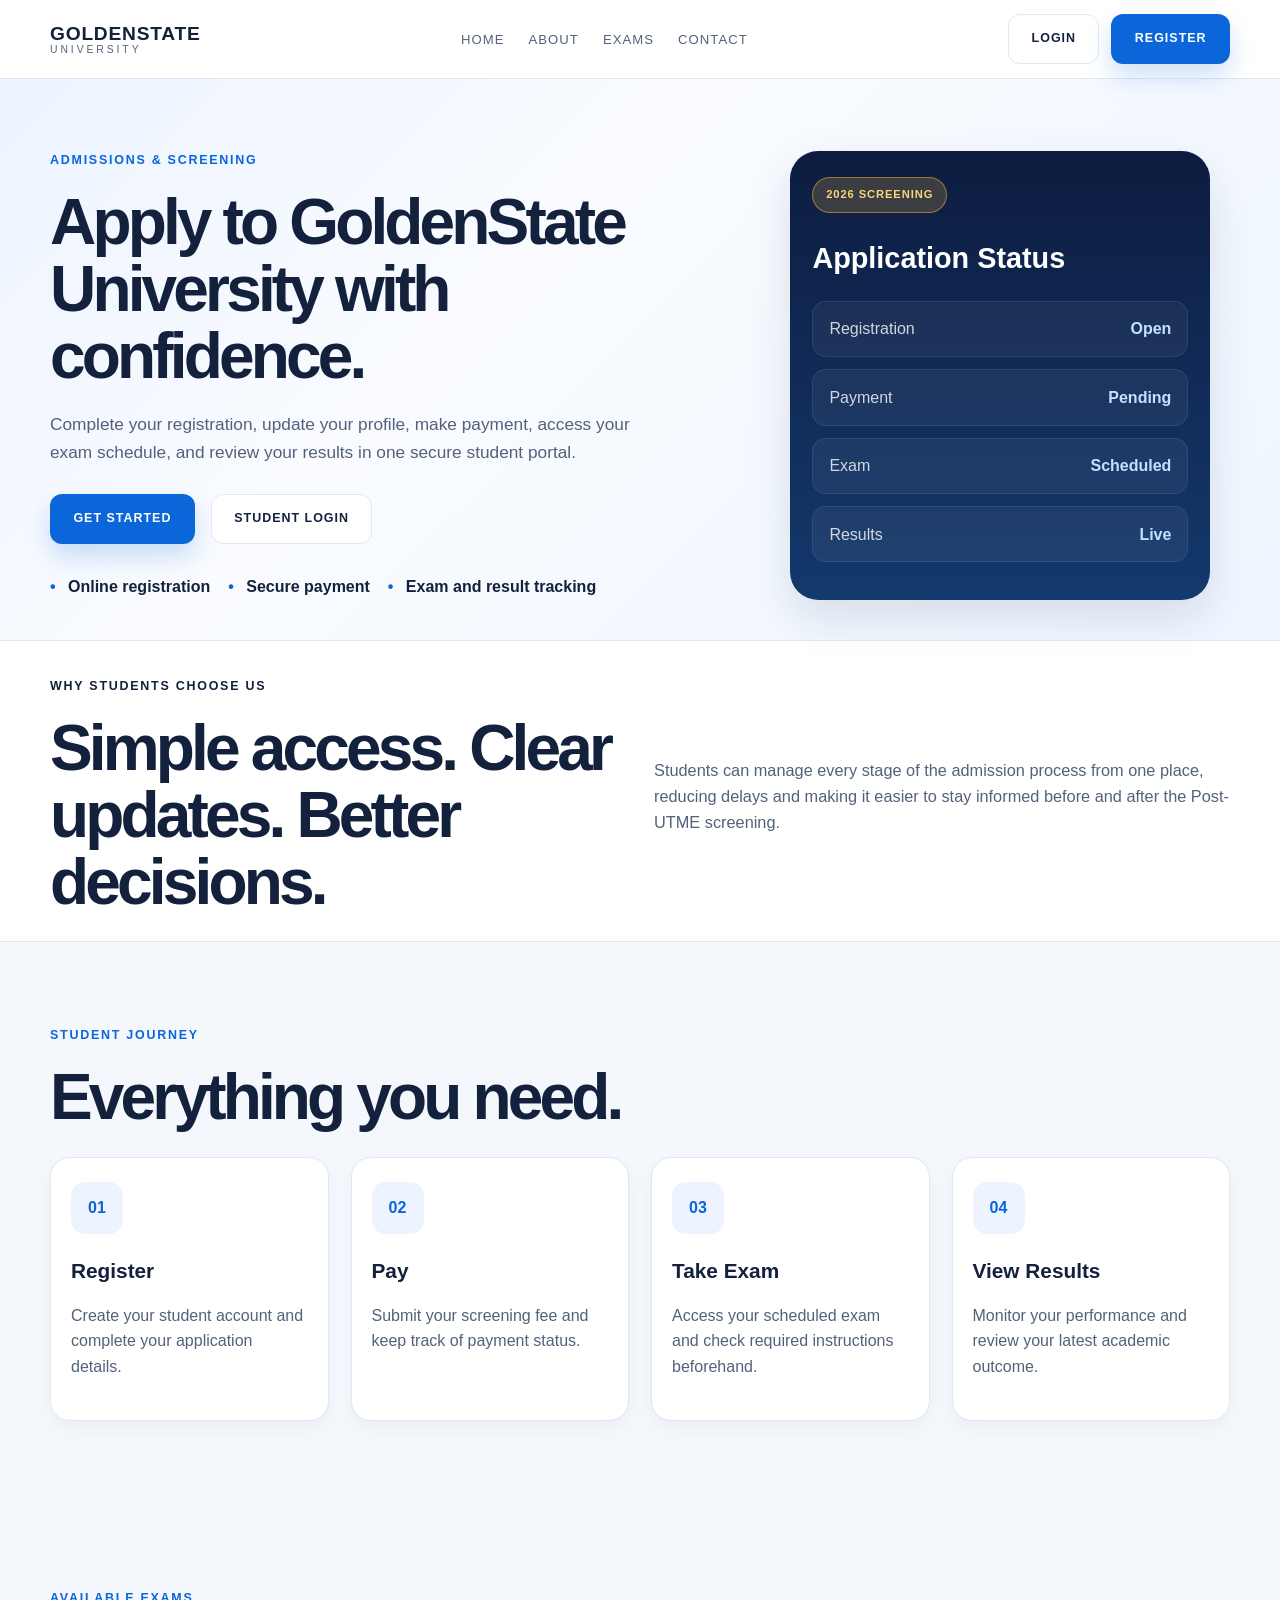
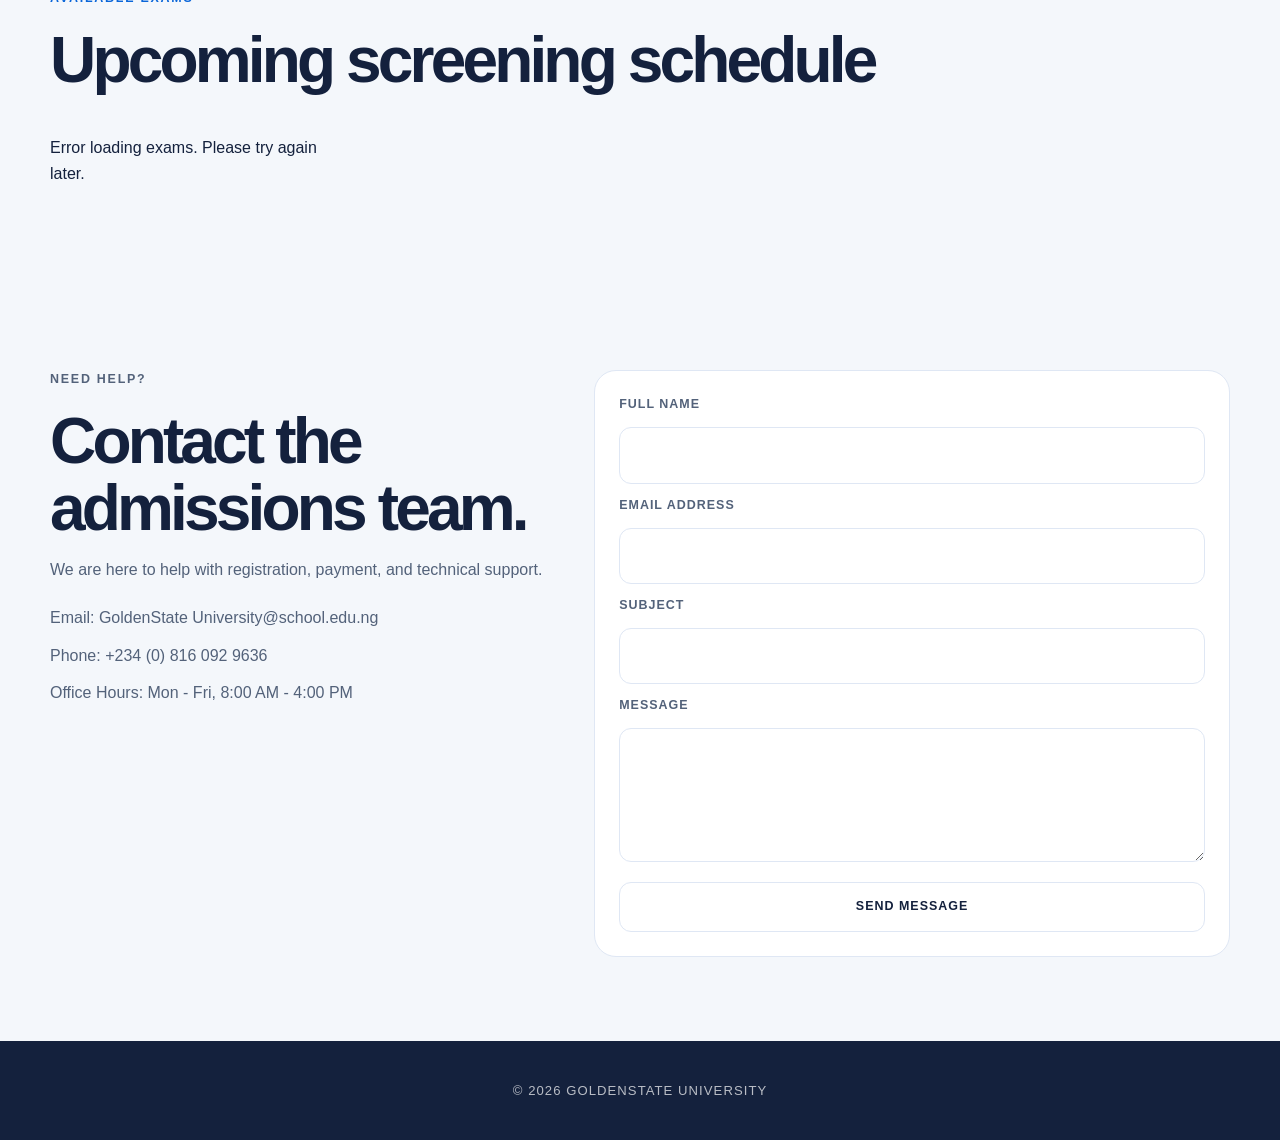
<file: public/index.html>
﻿<!DOCTYPE html>
<html lang="en">
<head>
    <meta charset="UTF-8">
    <meta name="viewport" content="width=device-width, initial-scale=1.0">
    <title>GoldenState University| Post-UTME Portal</title>
    <meta name="description" content="GoldenState University post-UTME portal for student registration, login, exam access, and result checking.">
    <link rel="stylesheet" href="css/styles.css">
</head>
<body>
    <header class="topbar">
        <div class="container nav-wrap">
            <div class="brand-block">
                <span class="brand-mark">GoldenState</span>
                <span class="brand-sub">University</span>
            </div>
            <nav class="main-nav" aria-label="Primary navigation">
                <a href="#home">Home</a>
                <a href="#about">About</a>
                <a href="#exams">Exams</a>
                <a href="#contact">Contact</a>
            </nav>
            <div class="nav-actions">
                <a class="btn btn-light" href="#login">Login</a>
                <a class="btn btn-primary" href="#register">Register</a>
            </div>
        </div>
    </header>

    <main id="home">
        <section class="hero">
            <div class="container hero-inner">
                <div class="hero-copy">
                    <p class="eyebrow">Admissions & screening</p>
                    <h1>Apply to GoldenState University with confidence.</h1>
                    <p class="hero-text">
                        Complete your registration, update your profile, make payment, access your exam schedule,
                        and review your results in one secure student portal.
                    </p>
                    <div class="cta-row">
                        <a class="btn btn-primary" href="#register">Get Started</a>
                        <a class="btn btn-secondary" href="#login">Student Login</a>
                    </div>
                    <ul class="highlight-list">
                        <li>Online registration</li>
                        <li>Secure payment</li>
                        <li>Exam and result tracking</li>
                    </ul>
                </div>

                <div class="hero-panel" aria-label="Portal overview">
                    <div class="panel-card">
                        <span class="panel-badge">2026 Screening</span>
                        <h2>Application Status</h2>
                        <div class="status-row">
                            <span>Registration</span>
                            <strong>Open</strong>
                        </div>
                        <div class="status-row">
                            <span>Payment</span>
                            <strong>Pending</strong>
                        </div>
                        <div class="status-row">
                            <span>Exam</span>
                            <strong>Scheduled</strong>
                        </div>
                        <div class="status-row">
                            <span>Results</span>
                            <strong>Live</strong>
                        </div>
                    </div>
                </div>
            </div>
        </section>

        <section id="about" class="info-band">
            <div class="container info-grid">
                <div>
                    <p class="eyebrow dark">Why students choose us</p>
                    <h2>Simple access. Clear updates. Better decisions.</h2>
                </div>
                <p>
                    Students can manage every stage of the admission process from one place, reducing delays and
                    making it easier to stay informed before and after the Post-UTME screening.
                </p>
            </div>
        </section>

        <section id="exams" class="feature-section">
            <div class="container">
                <div class="section-heading">
                    <div>
                        <p class="eyebrow">Student journey</p>
                        <h2>Everything you need.</h2>
                    </div>
                </div>

                <div class="feature-grid">
                    <article class="feature-card">
                        <div class="feature-icon">01</div>
                        <h3>Register</h3>
                        <p>Create your student account and complete your application details.</p>
                    </article>
                    <article class="feature-card">
                        <div class="feature-icon">02</div>
                        <h3>Pay</h3>
                        <p>Submit your screening fee and keep track of payment status.</p>
                    </article>
                    <article class="feature-card">
                        <div class="feature-icon">03</div>
                        <h3>Take Exam</h3>
                        <p>Access your scheduled exam and check required instructions beforehand.</p>
                    </article>
                    <article class="feature-card">
                        <div class="feature-icon">04</div>
                        <h3>View Results</h3>
                        <p>Monitor your performance and review your latest academic outcome.</p>
                    </article>
                </div>
            </div>
        </section>

        <section class="feature-section">
            <div class="container">
                <div class="section-heading">
                    <div>
                        <p class="eyebrow">Available exams</p>
                        <h2>Upcoming screening schedule</h2>
                    </div>
                </div>
                <div id="exams-list" class="feature-grid"></div>
            </div>
        </section>

        <section id="contact" class="contact-section">
            <div class="container contact-grid">
                <div class="contact-copy">
                    <p class="eyebrow">Need help?</p>
                    <h2>Contact the admissions team.</h2>
                    <p>We are here to help with registration, payment, and technical support.</p>
                    <ul>
                        <li>Email: GoldenState University@school.edu.ng</li>
                        <li>Phone: +234 (0) 816 092 9636</li>
                        <li>Office Hours: Mon - Fri, 8:00 AM - 4:00 PM</li>
                    </ul>
                </div>

                <form id="contact-form" class="portal-form contact-form">
                    <label for="name">Full name</label>
                    <input id="name" name="name" type="text" required>

                    <label for="email">Email address</label>
                    <input id="email" name="email" type="email" required>

                    <label for="subject">Subject</label>
                    <input id="subject" name="subject" type="text" required>

                    <label for="message">Message</label>
                    <textarea id="message" name="message" rows="4" required></textarea>

                    <button type="submit" class="btn btn-secondary full-width">Send Message</button>
                </form>
            </div>
        </section>
    </main>

    <div class="modal" id="login-modal" aria-hidden="true">
        <div class="modal-backdrop" data-close-modal></div>
        <div class="modal-card" role="dialog" aria-modal="true" aria-labelledby="login-title">
            <button type="button" class="close" aria-label="Close login form">×</button>
            <h3 id="login-title">Student Login</h3>
            <form id="login-form" class="portal-form">
                <label for="login-email">Email address</label>
                <input id="login-email" name="email" type="email" placeholder="you@example.com" required>

                <label for="login-password">Password</label>
                <input id="login-password" name="password" type="password" placeholder="Enter your password" required>

                <button type="submit" class="btn btn-primary full-width">Login</button>
            </form>
        </div>
    </div>

    <div class="modal" id="register-modal" aria-hidden="true">
        <div class="modal-backdrop" data-close-modal></div>
        <div class="modal-card" role="dialog" aria-modal="true" aria-labelledby="register-title">
            <button type="button" class="close" aria-label="Close registration form">×</button>
            <h3 id="register-title">Create Account</h3>
            <form id="register-form" class="portal-form">
                <div class="two-col">
                    <div>
                        <label for="first-name">First name</label>
                        <input id="first-name" name="firstName" type="text" required>
                    </div>
                    <div>
                        <label for="last-name">Last name</label>
                        <input id="last-name" name="lastName" type="text" required>
                    </div>
                </div>

                <label for="reg-email">Email address</label>
                <input id="reg-email" name="email" type="email" required>

                <label for="phone">Phone number</label>
                <input id="phone" name="phoneNumber" type="tel" required>

                <label for="password">Password</label>
                <input id="password" name="password" type="password" required>

                <button type="submit" class="btn btn-primary full-width">Register</button>
            </form>
        </div>
    </div>

    <footer class="site-footer">
        <div class="container footer-inner">
            <p>© 2026 GoldenState University</p>
        </div>
    </footer>

    <script src="js/main.js"></script>
</body>
</html>
</file>
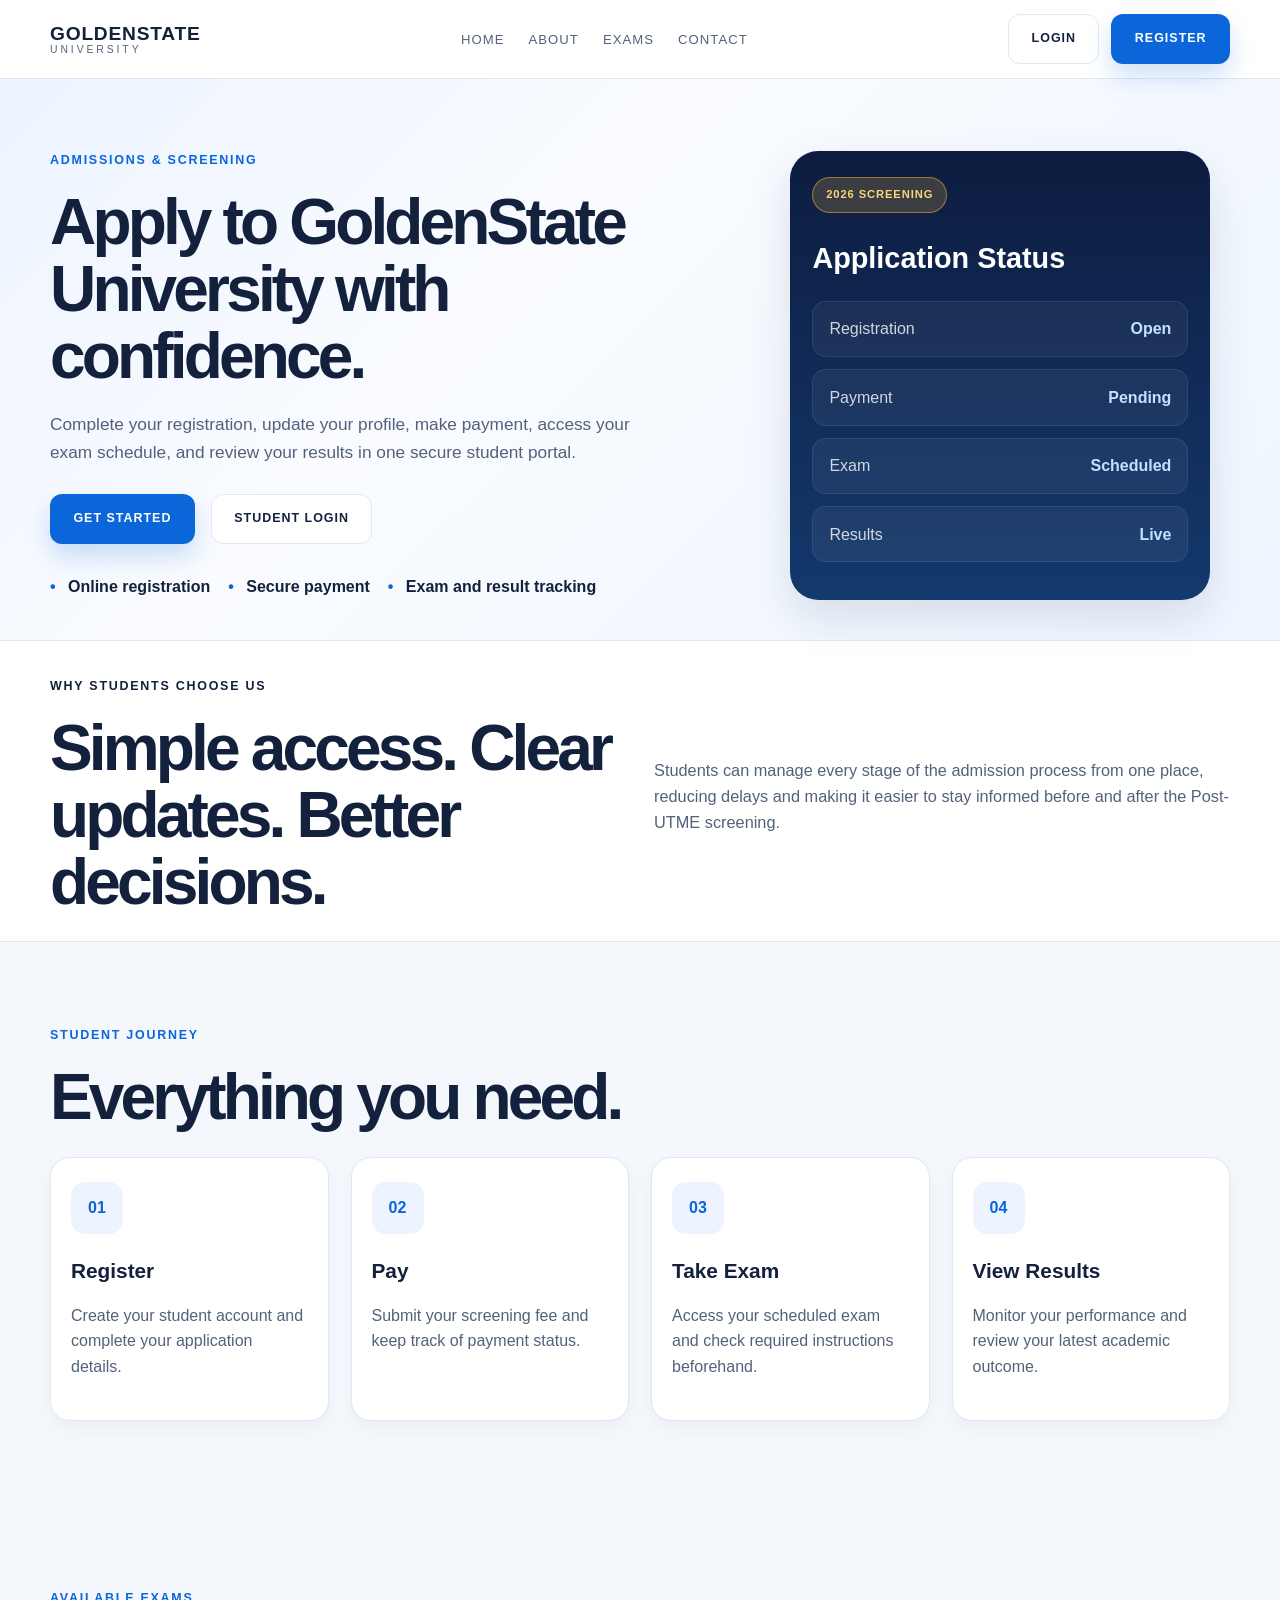
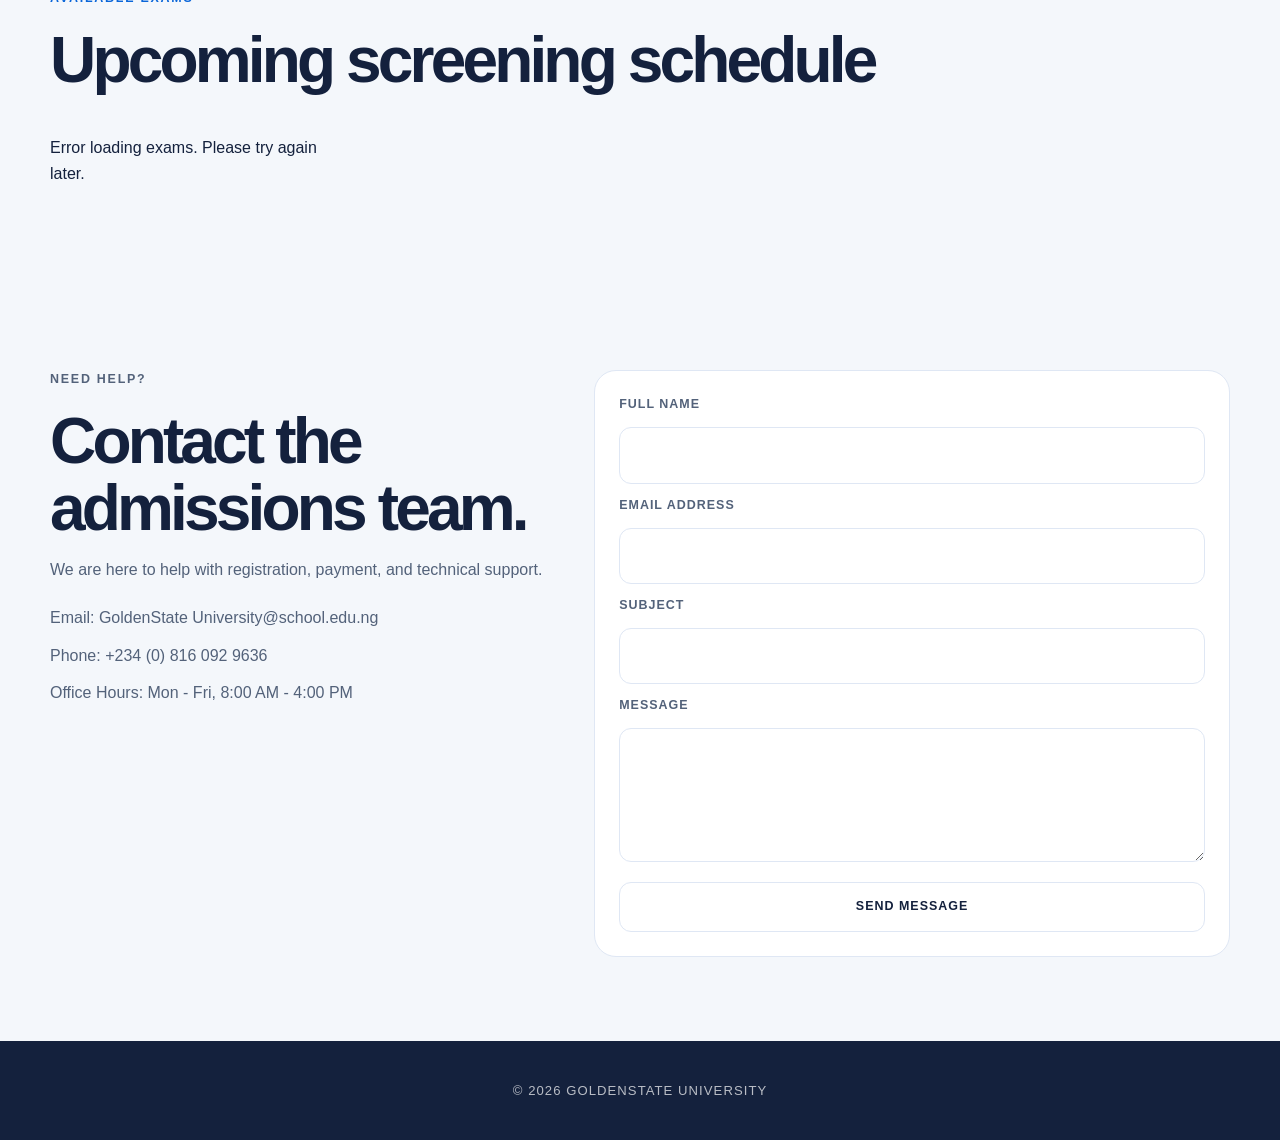
<file: public/dashboard.html>
<!DOCTYPE html>
<html lang="en">
<head>
    <meta charset="UTF-8">
    <meta name="viewport" content="width=device-width, initial-scale=1.0">
    <title>GoldenState University Dashboard</title>
    <link rel="stylesheet" href="css/dashboard.css">
</head>
<body>
    <div class="dashboard-container">
        <!-- Sidebar -->
        <aside class="sidebar">
            <div class="sidebar-header">
                <h2>GoldenState University</h2>
            </div>
            <nav class="sidebar-nav">
                <ul>
                    <li><a href="#overview" class="nav-link active">Overview</a></li>
                    <li><a href="#profile" class="nav-link">Profile</a></li>
                    <li><a href="#registration" class="nav-link">Registration</a></li>
                    <li><a href="#payment" class="nav-link">Payment</a></li>
                    <li><a href="#exams" class="nav-link">Exams</a></li>
                    <li><a href="#results" class="nav-link">Results</a></li>
                    <li><a href="#logout" class="nav-link logout">Logout</a></li>
                </ul>
            </nav>
        </aside>

        <!-- Main Content -->
        <main class="main-content">
            <header class="top-bar">
                <h1 id="page-title">Dashboard</h1>
                <div class="user-info">
                    <span id="user-name">Student Name</span>
                    <img src="https://via.placeholder.com/40" alt="Profile" class="profile-pic">
                </div>
            </header>

            <!-- Overview Section -->
            <section id="overview" class="content-section active">
                <h2>Welcome to Your Dashboard</h2>
                <div class="stats-grid">
                    <div class="stat-card">
                        <div class="stat-icon">📋</div>
                        <h3>Registration Status</h3>
                        <p id="registration-status">Pending</p>
                    </div>
                    <div class="stat-card">
                        <div class="stat-icon">💳</div>
                        <h3>Payment Status</h3>
                        <p id="payment-status">Pending</p>
                    </div>
                    <div class="stat-card">
                        <div class="stat-icon">✏️</div>
                        <h3>Exam Status</h3>
                        <p id="exam-status">Not Taken</p>
                    </div>
                    <div class="stat-card">
                        <div class="stat-icon">📊</div>
                        <h3>Admission Status</h3>
                        <p id="admission-status">Pending</p>
                    </div>
                </div>

                <div class="quick-actions">
                    <h3>Quick Actions</h3>
                    <div class="actions-grid">
                        <button class="action-btn" onclick="switchSection('profile')">Complete Profile</button>
                        <button class="action-btn" onclick="switchSection('payment')">Make Payment</button>
                        <button class="action-btn" onclick="switchSection('exams')">View Exams</button>
                        <button class="action-btn" onclick="switchSection('results')">Check Results</button>
                    </div>
                </div>
            </section>

            <!-- Profile Section -->
            <section id="profile" class="content-section">
                <h2>Update Profile</h2>
                <form id="profile-form" class="form-grid">
                    <div class="form-group">
                        <label>First Name</label>
                        <input type="text" id="first-name" required>
                    </div>
                    <div class="form-group">
                        <label>Last Name</label>
                        <input type="text" id="last-name" required>
                    </div>
                    <div class="form-group">
                        <label>Email</label>
                        <input type="email" id="email" readonly>
                    </div>
                    <div class="form-group">
                        <label>Phone Number</label>
                        <input type="tel" id="phone" required>
                    </div>
                    <div class="form-group">
                        <label>Date of Birth</label>
                        <input type="date" id="dob">
                    </div>
                    <div class="form-group">
                        <label>Gender</label>
                        <select id="gender">
                            <option value="">Select</option>
                            <option value="Male">Male</option>
                            <option value="Female">Female</option>
                            <option value="Other">Other</option>
                        </select>
                    </div>
                    <div class="form-group">
                        <label>State</label>
                        <input type="text" id="state">
                    </div>
                    <div class="form-group">
                        <label>LGA</label>
                        <input type="text" id="lga">
                    </div>
                    <div class="form-group full-width">
                        <label>Address</label>
                        <textarea id="address" rows="3"></textarea>
                    </div>
                    <button type="submit" class="btn btn-primary">Save Changes</button>
                </form>
            </section>

            <!-- Registration Section -->
            <section id="registration" class="content-section">
                <h2>Registration Information</h2>
                <div class="info-card">
                    <p><strong>Registration Number:</strong> <span id="reg-number">N/A</span></p>
                    <p><strong>Registration Date:</strong> <span id="reg-date">N/A</span></p>
                    <p><strong>Status:</strong> <span id="reg-status">Pending</span></p>
                </div>

                <h3>Upload Exam Scores</h3>
                <form id="scores-form" class="form-grid">
                    <div class="form-group">
                        <label>JAMB Score</label>
                        <input type="number" id="jamb-score">
                    </div>
                    <div class="form-group">
                        <label>WAEC Score</label>
                        <input type="number" id="waec-score">
                    </div>
                    <div class="form-group">
                        <label>NECO Score</label>
                        <input type="number" id="neco-score">
                    </div>
                    <div class="form-group">
                        <label>UTME Score</label>
                        <input type="number" id="utme-score">
                    </div>
                    <div class="form-group full-width">
                        <label>O-Level Results</label>
                        <textarea id="o-level" rows="3"></textarea>
                    </div>
                    <button type="submit" class="btn btn-primary">Update Scores</button>
                </form>
            </section>

            <!-- Payment Section -->
            <section id="payment" class="content-section">
                <h2>Payment Portal</h2>
                <div class="payment-info">
                    <div class="payment-card">
                        <h3>Registration Fee</h3>
                        <p class="price">₦5,000</p>
                        <p id="payment-desc">Complete your registration and take the Post-UTME examination</p>
                        <p><strong>Current Status:</strong> <span id="current-payment-status">Pending</span></p>
                        <button id="pay-btn" class="btn btn-primary">Pay Now</button>
                    </div>
                </div>

                <div class="payment-history">
                    <h3>Payment History</h3>
                    <div id="payment-list">
                        <p>No payments yet</p>
                    </div>
                </div>
            </section>

            <!-- Exams Section -->
            <section id="exams" class="content-section">
                <h2>Available Exams</h2>
                <div id="exams-list" class="exams-list">
                    <p>Loading exams...</p>
                </div>
            </section>

            <!-- Results Section -->
            <section id="results" class="content-section">
                <h2>Exam Results</h2>
                <div id="results-list" class="results-list">
                    <p>No results available yet</p>
                </div>
            </section>
        </main>
    </div>

    <script src="js/dashboard.js"></script>
</body>
</html>
</file>
<file: public/css/styles.css>
:root {
    --primary: #0a66d9;
    --primary-dark: #094aa8;
    --accent: #f6b73c;
    --bg: #f4f7fb;
    --panel: #ffffff;
    --panel-alt: #edf3ff;
    --text: #14213d;
    --muted: #53627a;
    --line: #dfe7f4;
    --success: #0f9f6e;
    --shadow: 0 18px 45px rgba(17, 36, 68, 0.12);
}

* {
    box-sizing: border-box;
}

html {
    scroll-behavior: smooth;
}

body {
    margin: 0;
    font-family: Arial, Helvetica, sans-serif;
    background: var(--bg);
    color: var(--text);
    line-height: 1.6;
}

a {
    color: inherit;
    text-decoration: none;
}

img {
    max-width: 100%;
    display: block;
}

button,
input,
textarea {
    font: inherit;
}

.container {
    width: min(1180px, calc(100% - 32px));
    margin: 0 auto;
}

.topbar {
    position: sticky;
    top: 0;
    z-index: 20;
    background: rgba(255, 255, 255, 0.92);
    backdrop-filter: blur(10px);
    border-bottom: 1px solid var(--line);
}

.nav-wrap {
    display: flex;
    align-items: center;
    justify-content: space-between;
    min-height: 78px;
    gap: 20px;
}

.brand-block {
    display: flex;
    flex-direction: column;
    line-height: 1.1;
}

.brand-mark {
    font-size: 1.2rem;
    font-weight: 800;
    letter-spacing: 0.04em;
    text-transform: uppercase;
}

.brand-sub {
    font-size: 0.65rem;
    letter-spacing: 0.28em;
    text-transform: uppercase;
    color: var(--muted);
}

.main-nav {
    display: flex;
    align-items: center;
    gap: 24px;
    color: var(--muted);
    font-size: 0.82rem;
    text-transform: uppercase;
    letter-spacing: 0.08em;
}

.main-nav a {
    transition: color 0.2s ease;
}

.main-nav a:hover {
    color: var(--primary);
}

.nav-actions {
    display: flex;
    align-items: center;
    gap: 12px;
}

.btn {
    display: inline-flex;
    align-items: center;
    justify-content: center;
    border: 1px solid transparent;
    padding: 0.88rem 1.4rem;
    border-radius: 12px;
    font-size: 0.78rem;
    font-weight: 700;
    letter-spacing: 0.08em;
    text-transform: uppercase;
    cursor: pointer;
    transition: transform 0.2s ease, box-shadow 0.2s ease, background 0.2s ease;
}

.btn:hover {
    transform: translateY(-1px);
}

.btn-primary {
    background: var(--primary);
    color: #fff;
    box-shadow: 0 12px 24px rgba(10, 102, 217, 0.2);
}

.btn-primary:hover {
    background: var(--primary-dark);
}

.btn-secondary,
.btn-light {
    background: #fff;
    border-color: var(--line);
    color: var(--text);
}

.btn-secondary:hover,
.btn-light:hover {
    border-color: var(--primary);
    color: var(--primary);
}

.hero {
    padding: 72px 0 40px;
    background: linear-gradient(135deg, #edf4ff 0%, #f9fbff 38%, #eef6ff 100%);
}

.hero-inner {
    display: grid;
    grid-template-columns: 1.2fr 0.8fr;
    gap: 32px;
    align-items: center;
}

.eyebrow {
    margin: 0 0 18px;
    color: var(--primary);
    font-size: 0.78rem;
    font-weight: 700;
    letter-spacing: 0.14em;
    text-transform: uppercase;
}

.eyebrow.dark {
    color: var(--text);
}

.hero-copy h1,
.info-grid h2,
.section-heading h2,
.contact-copy h2 {
    margin: 0;
    font-size: clamp(2.6rem, 5vw, 5rem);
    line-height: 1.04;
    letter-spacing: -0.06em;
}

.hero-text {
    max-width: 620px;
    margin: 22px 0 0;
    font-size: 1.08rem;
    color: var(--muted);
}

.cta-row {
    display: flex;
    flex-wrap: wrap;
    gap: 16px;
    margin-top: 28px;
}

.highlight-list {
    list-style: none;
    padding: 0;
    margin: 30px 0 0;
    display: flex;
    flex-wrap: wrap;
    gap: 10px 18px;
    color: var(--text);
    font-weight: 600;
}

.highlight-list li {
    position: relative;
    padding-left: 18px;
}

.highlight-list li::before {
    content: "•";
    position: absolute;
    left: 0;
    color: var(--primary);
}

.hero-panel {
    display: flex;
    justify-content: center;
}

.panel-card {
    width: min(100%, 420px);
    background: linear-gradient(180deg, #0d1c40 0%, #14396d 100%);
    color: #fff;
    border-radius: 28px;
    padding: 26px 22px;
    box-shadow: var(--shadow);
}

.panel-badge {
    display: inline-flex;
    padding: 0.5rem 0.8rem;
    border-radius: 999px;
    background: rgba(246, 183, 60, 0.2);
    border: 1px solid rgba(246, 183, 60, 0.5);
    color: #f7d777;
    font-size: 0.7rem;
    font-weight: 700;
    letter-spacing: 0.08em;
    text-transform: uppercase;
}

.panel-card h2 {
    margin: 22px 0 20px;
    font-size: 1.8rem;
}

.status-row {
    display: flex;
    align-items: center;
    justify-content: space-between;
    background: rgba(255, 255, 255, 0.05);
    border: 1px solid rgba(255, 255, 255, 0.08);
    border-radius: 14px;
    padding: 0.9rem 1rem;
    margin-bottom: 12px;
}

.status-row span {
    color: rgba(255, 255, 255, 0.8);
}

.status-row strong {
    color: #bfe3ff;
}

.info-band {
    background: #fff;
    border-top: 1px solid var(--line);
    border-bottom: 1px solid var(--line);
    padding: 36px 0 26px;
}

.info-grid {
    display: grid;
    grid-template-columns: 1fr 1fr;
    align-items: center;
    gap: 28px;
}

.info-grid p:last-child {
    color: var(--muted);
    font-size: 1.02rem;
}

.feature-section,
.contact-section,
.auth-section {
    padding: 84px 0;
}

.section-heading {
    margin-bottom: 26px;
}

.feature-grid {
    display: grid;
    grid-template-columns: repeat(4, minmax(0, 1fr));
    gap: 22px;
}

.feature-card {
    background: var(--panel);
    border: 1px solid var(--line);
    border-radius: 20px;
    padding: 24px 20px;
    box-shadow: 0 8px 18px rgba(20, 33, 61, 0.04);
}

.feature-icon {
    display: inline-flex;
    align-items: center;
    justify-content: center;
    width: 52px;
    height: 52px;
    border-radius: 14px;
    background: var(--panel-alt);
    color: var(--primary);
    font-weight: 800;
    margin-bottom: 20px;
}

.feature-card h3 {
    margin: 0 0 10px;
    font-size: 1.3rem;
}

.feature-card p,
.card-copy,
.contact-copy p,
.contact-copy li,
.portal-form label,
.portal-form input,
.portal-form textarea {
    color: var(--muted);
}

.auth-grid {
    display: grid;
    grid-template-columns: 1fr 1fr;
    gap: 22px;
}

.auth-card {
    background: var(--panel);
    border-radius: 22px;
    border: 1px solid var(--line);
    padding: 28px 24px;
}

.highlight-card {
    background: linear-gradient(180deg, #f5f9ff 0%, #edf3ff 100%);
}

.auth-card h3 {
    margin: 0;
    font-size: 1.8rem;
}

.card-copy {
    margin: 12px 0 20px;
}

.portal-form {
    display: flex;
    flex-direction: column;
    gap: 12px;
}

.portal-form label {
    font-size: 0.78rem;
    font-weight: 700;
    letter-spacing: 0.08em;
    text-transform: uppercase;
}

.portal-form input,
.portal-form textarea {
    width: 100%;
    border: 1px solid var(--line);
    border-radius: 12px;
    padding: 0.9rem 1rem;
    background: #fff;
    color: var(--text);
}

.portal-form input:focus,
.portal-form textarea:focus {
    outline: 2px solid rgba(10, 102, 217, 0.15);
    border-color: var(--primary);
}

.two-col {
    display: grid;
    grid-template-columns: repeat(2, minmax(0, 1fr));
    gap: 12px;
}

.full-width {
    width: 100%;
    margin-top: 8px;
}

.contact-grid {
    display: grid;
    grid-template-columns: 0.9fr 1.1fr;
    gap: 24px;
    align-items: start;
}

.contact-copy ul {
    list-style: none;
    padding: 0;
    margin: 22px 0 0;
    display: grid;
    gap: 12px;
}

.contact-form {
    background: var(--panel);
    border: 1px solid var(--line);
    border-radius: 22px;
    padding: 24px;
}

.site-footer {
    background: var(--text);
    color: rgba(255, 255, 255, 0.7);
    padding: 26px 0;
}

.footer-inner {
    display: flex;
    justify-content: center;
    font-size: 0.82rem;
    letter-spacing: 0.08em;
    text-transform: uppercase;
}

.modal {
    position: fixed;
    inset: 0;
    display: none;
    align-items: center;
    justify-content: center;
    z-index: 30;
    padding: 24px;
}

.modal-backdrop {
    position: absolute;
    inset: 0;
    background: rgba(10, 18, 33, 0.6);
}

.modal-card {
    position: relative;
    width: min(100%, 560px);
    background: var(--panel);
    border-radius: 24px;
    padding: 28px 24px;
    z-index: 1;
    box-shadow: var(--shadow);
}

.modal-card h3 {
    margin: 0 0 18px;
    font-size: 1.9rem;
}

.close {
    position: absolute;
    top: 14px;
    right: 14px;
    border: 1px solid var(--line);
    background: #fff;
    border-radius: 50%;
    width: 36px;
    height: 36px;
    font-size: 1.4rem;
    cursor: pointer;
    color: var(--text);
}

@media (max-width: 900px) {
    .hero-inner,
    .info-grid,
    .auth-grid,
    .contact-grid,
    .feature-grid {
        grid-template-columns: 1fr 1fr;
    }

    .feature-grid {
        grid-template-columns: 1fr 1fr;
    }
}

@media (max-width: 720px) {
    .main-nav,
    .nav-actions .btn-light {
        display: none;
    }

    .nav-wrap {
        min-height: 70px;
    }

    .hero-inner,
    .info-grid,
    .auth-grid,
    .contact-grid,
    .feature-grid,
    .two-col {
        grid-template-columns: 1fr;
    }

    .hero {
        padding-top: 48px;
    }

    .cta-row {
        flex-direction: column;
        align-items: stretch;
    }

    .btn {
        width: 100%;
    }

    .feature-section,
    .contact-section,
    .auth-section {
        padding: 64px 0;
    }
}
</file>
<file: public/css/dashboard.css>
* {
    margin: 0;
    padding: 0;
    box-sizing: border-box;
}

:root {
    --primary-color: #2563eb;
    --secondary-color: #1e40af;
    --success-color: #16a34a;
    --danger-color: #dc2626;
    --light-bg: #f3f4f6;
    --dark-text: #1f2937;
    --sidebar-width: 250px;
}

body {
    font-family: 'Segoe UI', Tahoma, Geneva, Verdana, sans-serif;
    background-color: var(--light-bg);
    color: var(--dark-text);
}

.dashboard-container {
    display: flex;
    min-height: 100vh;
}

/* Sidebar */
.sidebar {
    width: var(--sidebar-width);
    background-color: #1f2937;
    color: white;
    position: fixed;
    height: 100vh;
    overflow-y: auto;
    box-shadow: 2px 0 5px rgba(0, 0, 0, 0.1);
}

.sidebar-header {
    padding: 2rem 1rem;
    border-bottom: 1px solid rgba(255, 255, 255, 0.1);
}

.sidebar-header h2 {
    font-size: 1.5rem;
}

.sidebar-nav ul {
    list-style: none;
    padding: 1rem 0;
}

.sidebar-nav li {
    margin: 0;
}

.sidebar-nav a {
    display: block;
    padding: 1rem 1.5rem;
    color: white;
    text-decoration: none;
    transition: all 0.3s;
    border-left: 3px solid transparent;
}

.sidebar-nav a:hover,
.sidebar-nav a.active {
    background-color: rgba(37, 99, 235, 0.1);
    border-left-color: var(--primary-color);
    color: var(--primary-color);
}

.sidebar-nav a.logout {
    margin-top: 2rem;
    border-top: 1px solid rgba(255, 255, 255, 0.1);
    color: #fca5a5;
}

.sidebar-nav a.logout:hover {
    color: var(--danger-color);
}

/* Main Content */
.main-content {
    margin-left: var(--sidebar-width);
    flex: 1;
    display: flex;
    flex-direction: column;
}

/* Top Bar */
.top-bar {
    background-color: white;
    padding: 1.5rem 2rem;
    box-shadow: 0 1px 3px rgba(0, 0, 0, 0.1);
    display: flex;
    justify-content: space-between;
    align-items: center;
}

.top-bar h1 {
    font-size: 1.75rem;
    color: var(--dark-text);
}

.user-info {
    display: flex;
    align-items: center;
    gap: 1rem;
}

.profile-pic {
    width: 40px;
    height: 40px;
    border-radius: 50%;
}

/* Content Sections */
.content-section {
    display: none;
    padding: 2rem;
    animation: fadeIn 0.3s ease-in;
}

.content-section.active {
    display: block;
}

@keyframes fadeIn {
    from {
        opacity: 0;
    }
    to {
        opacity: 1;
    }
}

.content-section h2 {
    margin-bottom: 2rem;
    color: var(--dark-text);
    font-size: 1.75rem;
}

.content-section h3 {
    margin-top: 2rem;
    margin-bottom: 1rem;
    color: var(--primary-color);
}

/* Stats Grid */
.stats-grid {
    display: grid;
    grid-template-columns: repeat(auto-fit, minmax(250px, 1fr));
    gap: 1.5rem;
    margin-bottom: 3rem;
}

.stat-card {
    background: white;
    padding: 1.5rem;
    border-radius: 8px;
    box-shadow: 0 1px 3px rgba(0, 0, 0, 0.1);
    text-align: center;
}

.stat-icon {
    font-size: 2.5rem;
    margin-bottom: 0.5rem;
}

.stat-card h3 {
    margin: 0.5rem 0;
    font-size: 1rem;
    color: #6b7280;
}

.stat-card p {
    font-size: 1.25rem;
    font-weight: bold;
    color: var(--primary-color);
    margin: 0;
}

/* Quick Actions */
.quick-actions {
    background: white;
    padding: 2rem;
    border-radius: 8px;
    box-shadow: 0 1px 3px rgba(0, 0, 0, 0.1);
}

.quick-actions h3 {
    margin-top: 0;
}

.actions-grid {
    display: grid;
    grid-template-columns: repeat(auto-fit, minmax(200px, 1fr));
    gap: 1rem;
}

.action-btn {
    padding: 1rem;
    background-color: var(--primary-color);
    color: white;
    border: none;
    border-radius: 8px;
    cursor: pointer;
    font-weight: 600;
    transition: all 0.3s;
}

.action-btn:hover {
    background-color: var(--secondary-color);
    transform: translateY(-2px);
}

/* Forms */
.form-grid {
    background: white;
    padding: 2rem;
    border-radius: 8px;
    box-shadow: 0 1px 3px rgba(0, 0, 0, 0.1);
    display: grid;
    grid-template-columns: repeat(auto-fit, minmax(250px, 1fr));
    gap: 1.5rem;
}

.form-group {
    display: flex;
    flex-direction: column;
}

.form-group.full-width {
    grid-column: 1 / -1;
}

.form-group label {
    margin-bottom: 0.5rem;
    font-weight: 600;
    color: var(--dark-text);
}

.form-group input,
.form-group select,
.form-group textarea {
    padding: 0.75rem;
    border: 1px solid #d1d5db;
    border-radius: 6px;
    font-size: 1rem;
    font-family: inherit;
}

.form-group input:focus,
.form-group select:focus,
.form-group textarea:focus {
    outline: none;
    border-color: var(--primary-color);
    box-shadow: 0 0 0 3px rgba(37, 99, 235, 0.1);
}

/* Buttons */
.btn {
    padding: 0.75rem 1.5rem;
    border-radius: 6px;
    border: none;
    font-weight: 600;
    cursor: pointer;
    transition: all 0.3s;
    font-size: 1rem;
}

.btn-primary {
    background-color: var(--primary-color);
    color: white;
}

.btn-primary:hover {
    background-color: var(--secondary-color);
}

/* Info Cards */
.info-card {
    background: white;
    padding: 2rem;
    border-radius: 8px;
    box-shadow: 0 1px 3px rgba(0, 0, 0, 0.1);
    margin-bottom: 2rem;
}

.info-card p {
    margin: 1rem 0;
    font-size: 1.1rem;
}

.info-card strong {
    color: var(--dark-text);
}

/* Payment Info */
.payment-info {
    margin-bottom: 2rem;
}

.payment-card {
    background: white;
    padding: 2rem;
    border-radius: 8px;
    box-shadow: 0 1px 3px rgba(0, 0, 0, 0.1);
    text-align: center;
}

.payment-card h3 {
    margin-top: 0;
}

.price {
    font-size: 2.5rem;
    color: var(--success-color);
    font-weight: bold;
    margin: 1rem 0;
}

.payment-card p {
    color: #6b7280;
    margin: 0.5rem 0;
}

/* Payment History */
.payment-history {
    background: white;
    padding: 2rem;
    border-radius: 8px;
    box-shadow: 0 1px 3px rgba(0, 0, 0, 0.1);
}

/* Exams & Results Lists */
.exams-list,
.results-list {
    display: grid;
    grid-template-columns: repeat(auto-fill, minmax(300px, 1fr));
    gap: 1.5rem;
}

.exam-card,
.result-card {
    background: white;
    padding: 1.5rem;
    border-radius: 8px;
    box-shadow: 0 1px 3px rgba(0, 0, 0, 0.1);
    border-left: 4px solid var(--primary-color);
}

.exam-card h4,
.result-card h4 {
    margin-bottom: 0.5rem;
    color: var(--primary-color);
}

.exam-card p,
.result-card p {
    margin: 0.5rem 0;
    color: #6b7280;
}

.exam-card button {
    margin-top: 1rem;
    width: 100%;
}

/* Responsive Design */
@media (max-width: 768px) {
    .sidebar {
        width: 100%;
        height: auto;
        position: relative;
    }

    .main-content {
        margin-left: 0;
    }

    .sidebar-nav ul {
        display: flex;
        flex-wrap: wrap;
    }

    .sidebar-nav li {
        flex: 1 1 auto;
    }

    .sidebar-nav a {
        padding: 0.75rem;
        text-align: center;
        border-left: none;
        border-bottom: 2px solid transparent;
    }

    .sidebar-nav a:hover,
    .sidebar-nav a.active {
        border-left: none;
        border-bottom-color: var(--primary-color);
    }

    .top-bar {
        flex-direction: column;
        gap: 1rem;
    }

    .stats-grid {
        grid-template-columns: repeat(2, 1fr);
    }

    .form-grid {
        grid-template-columns: 1fr;
    }

    .actions-grid {
        grid-template-columns: 1fr;
    }
}

@media (max-width: 480px) {
    .stats-grid {
        grid-template-columns: 1fr;
    }

    .top-bar h1 {
        font-size: 1.25rem;
    }

    .content-section {
        padding: 1rem;
    }

    .content-section h2 {
        font-size: 1.5rem;
    }
}
</file>
